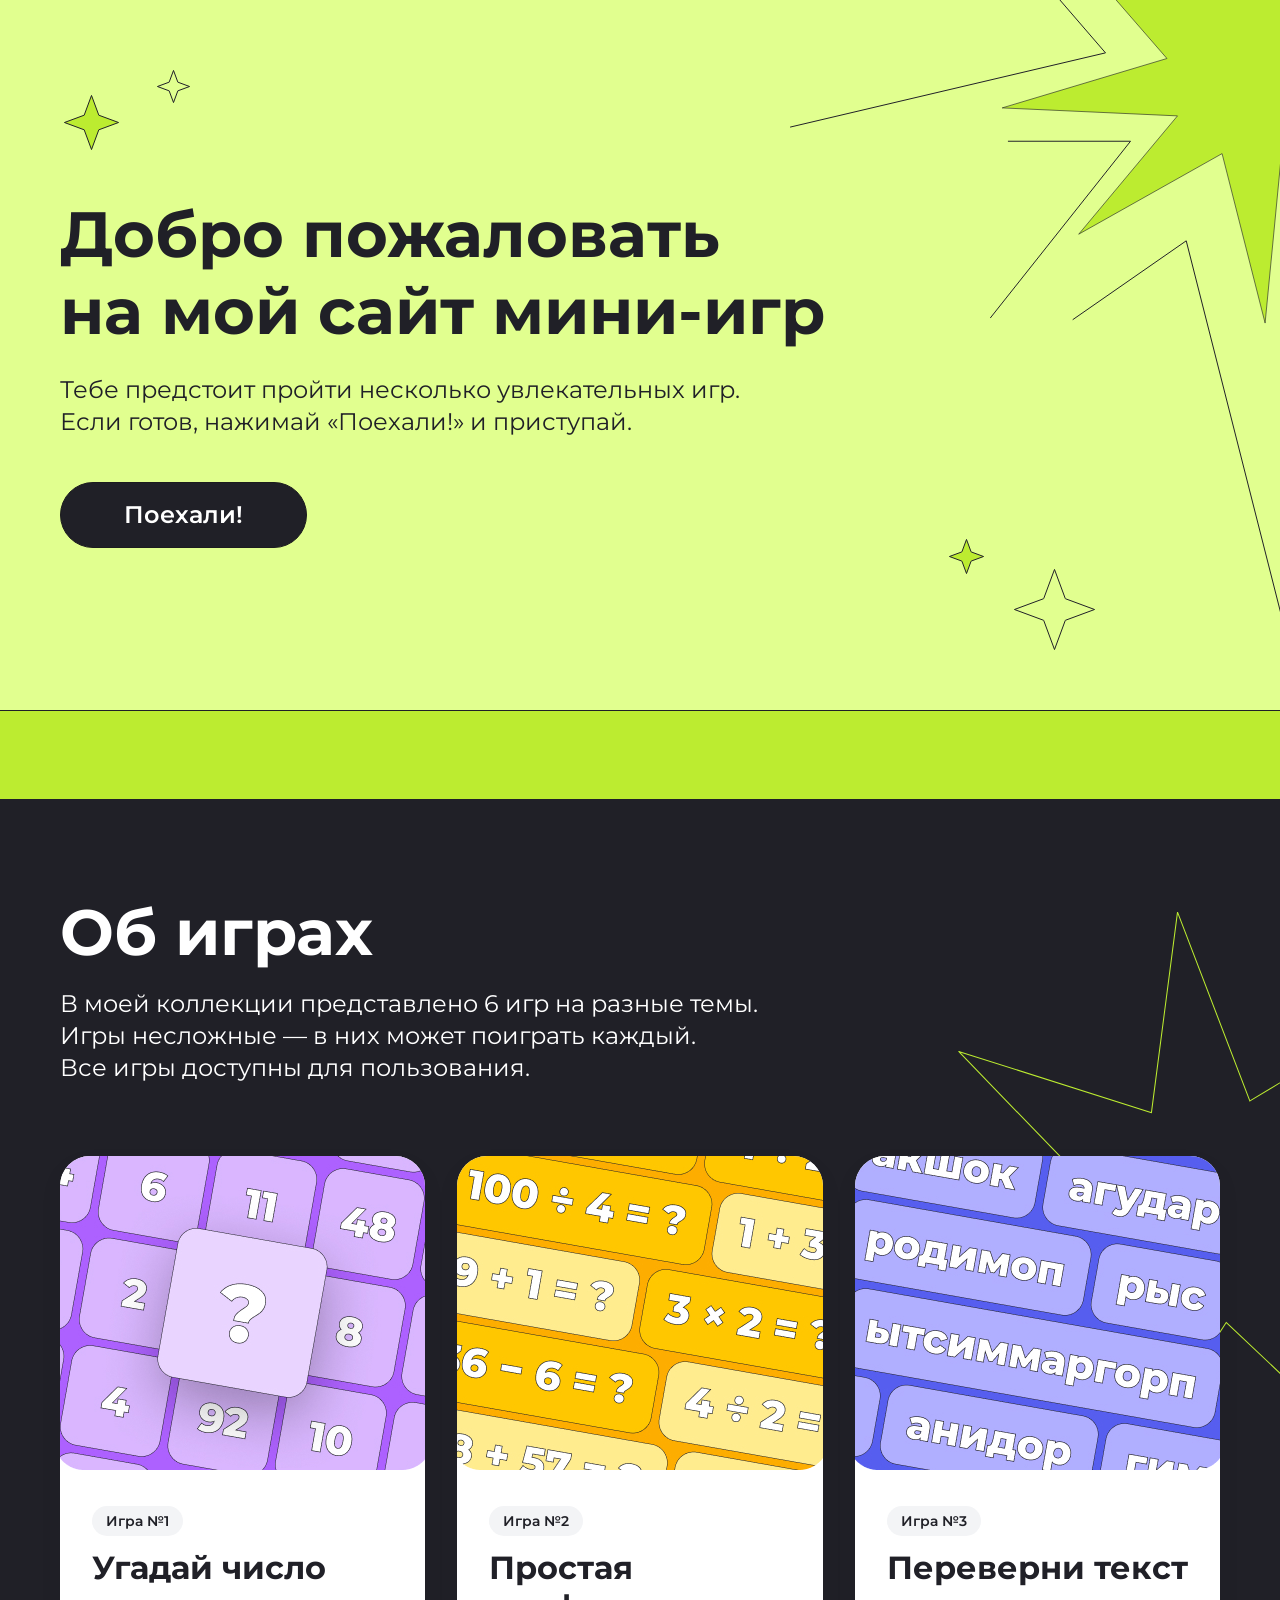
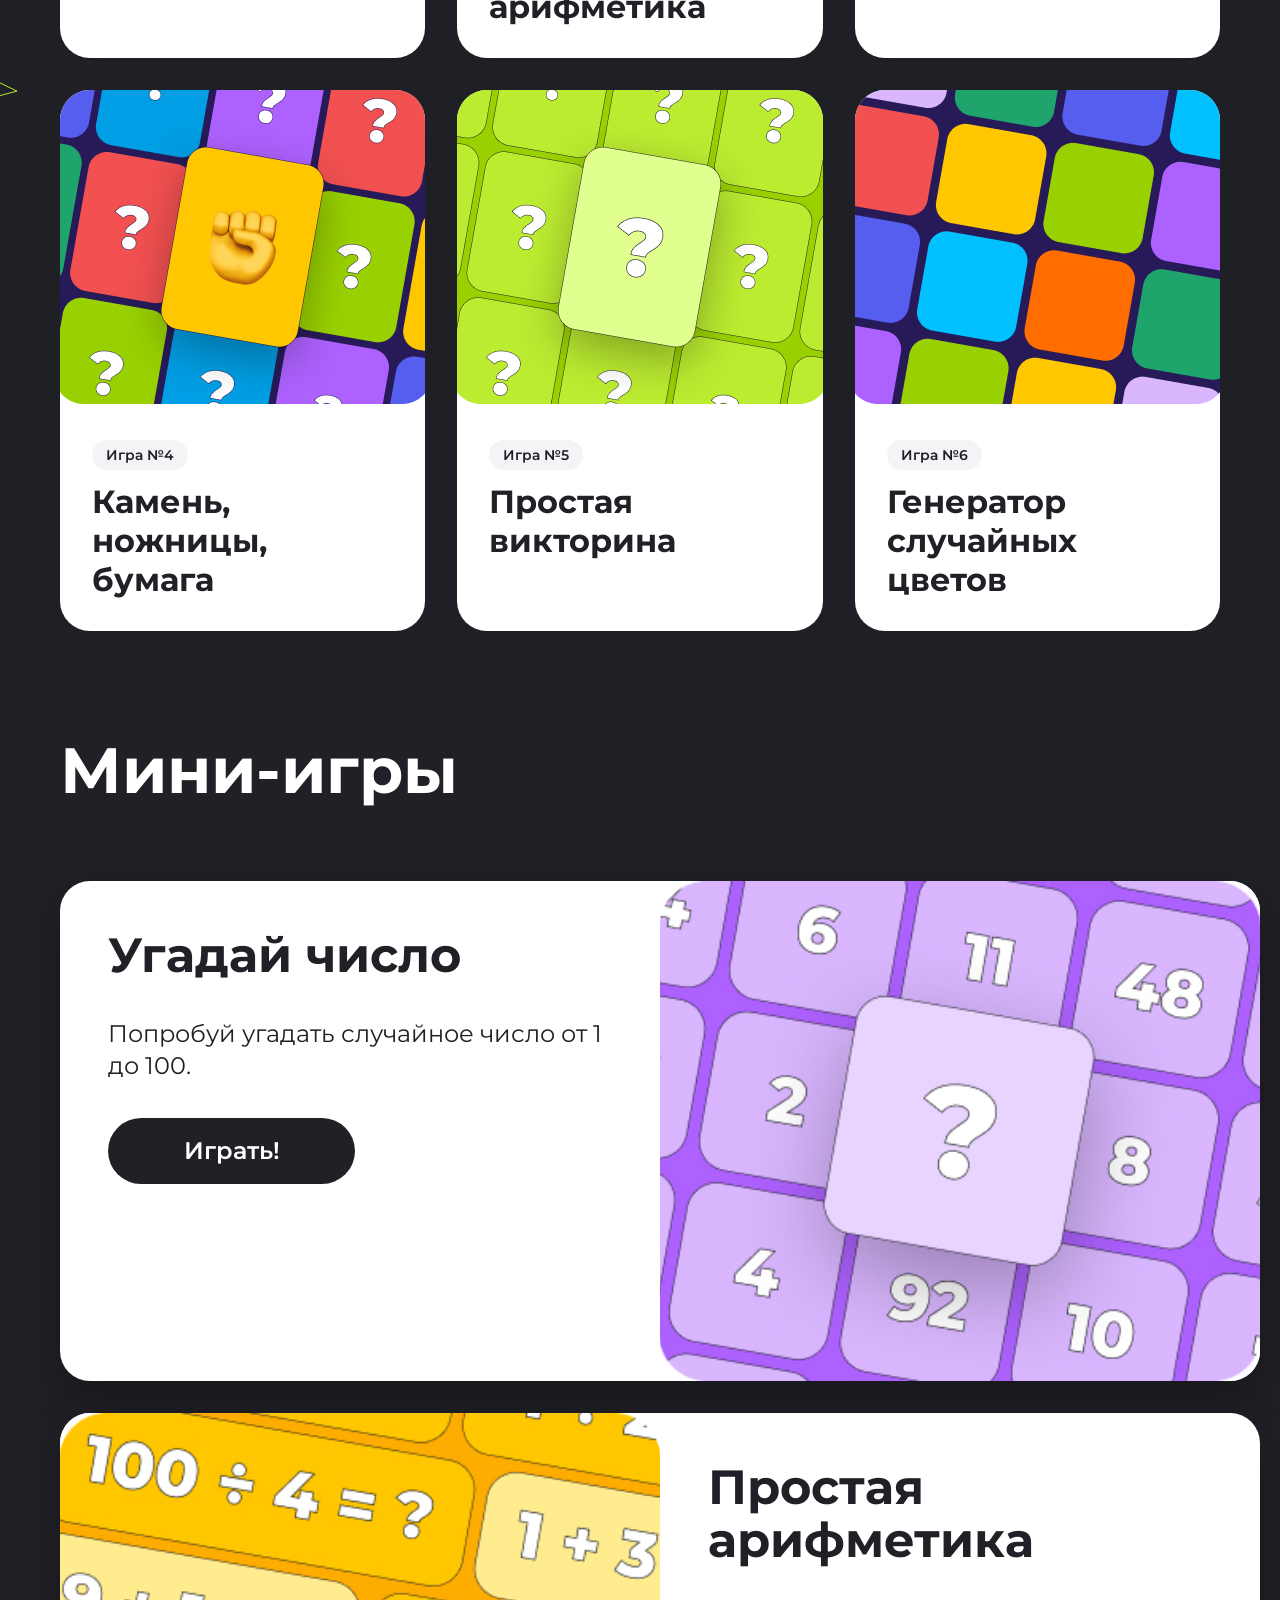
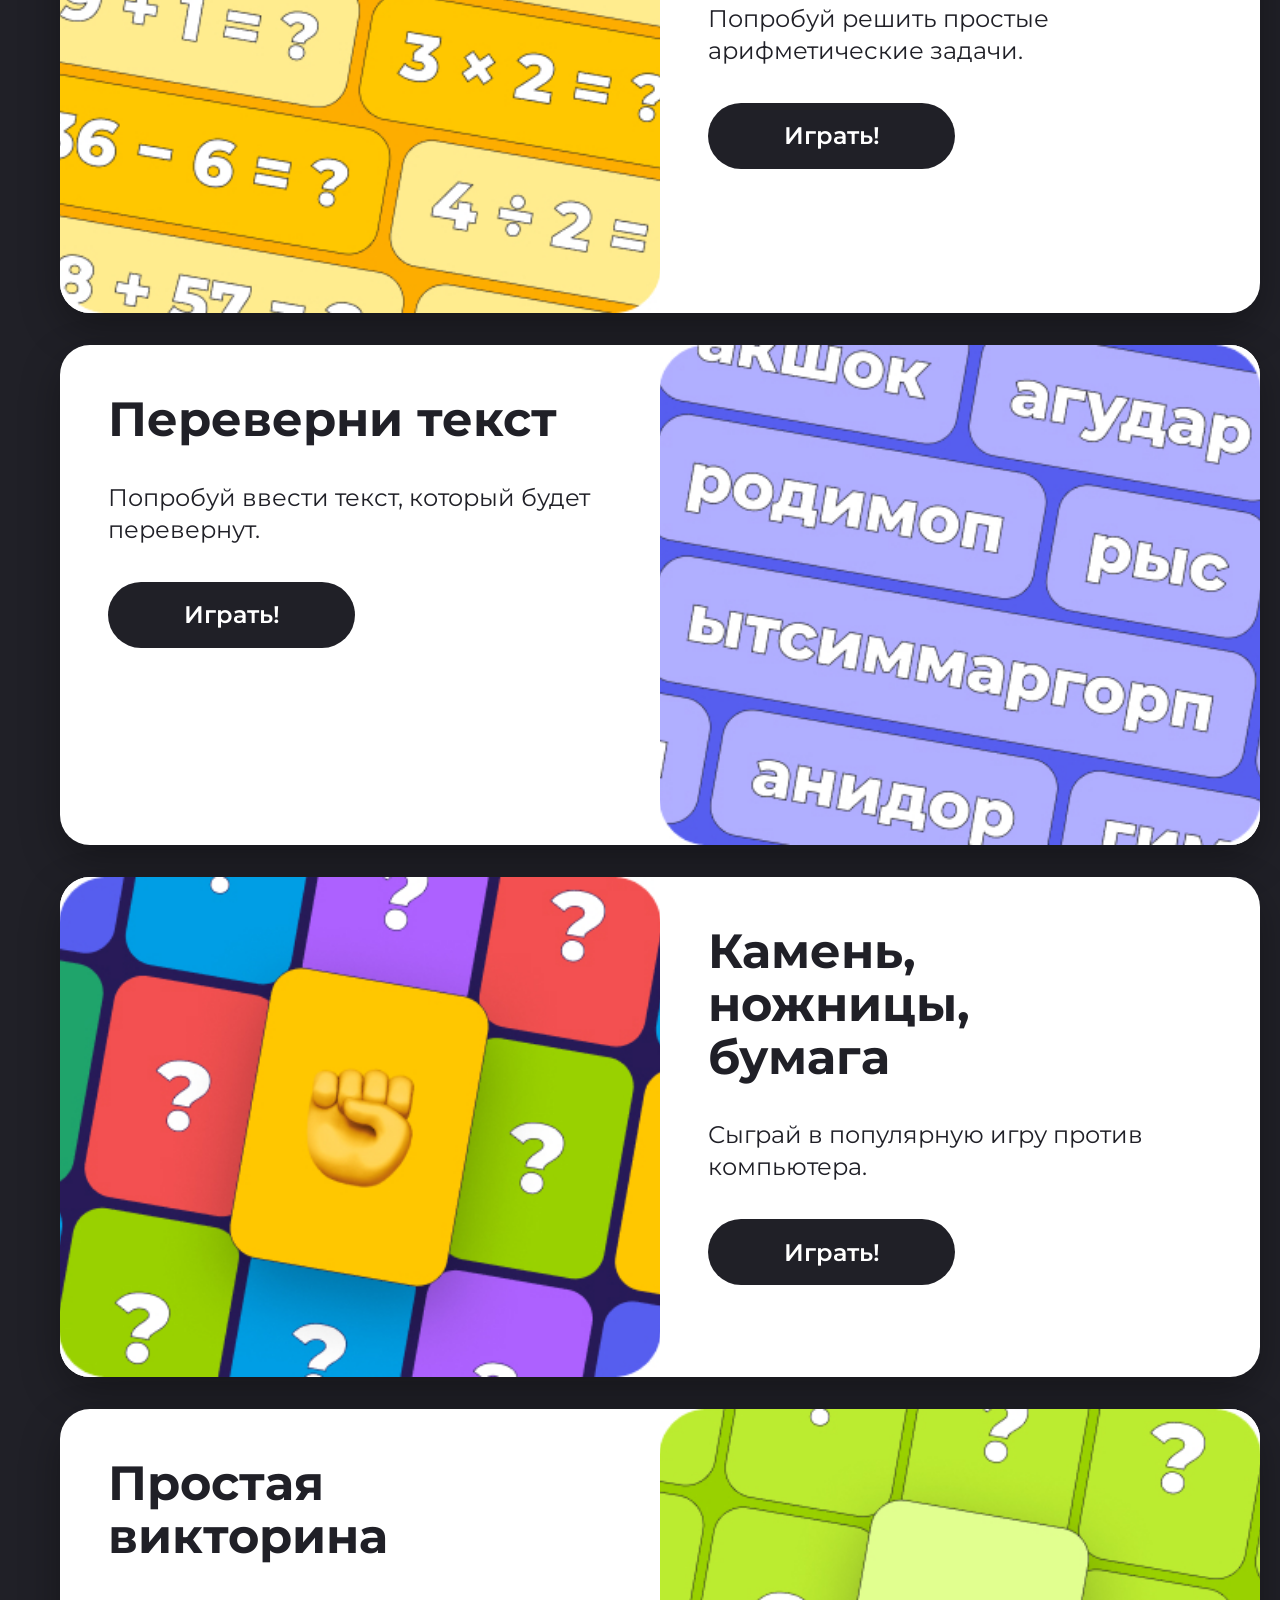
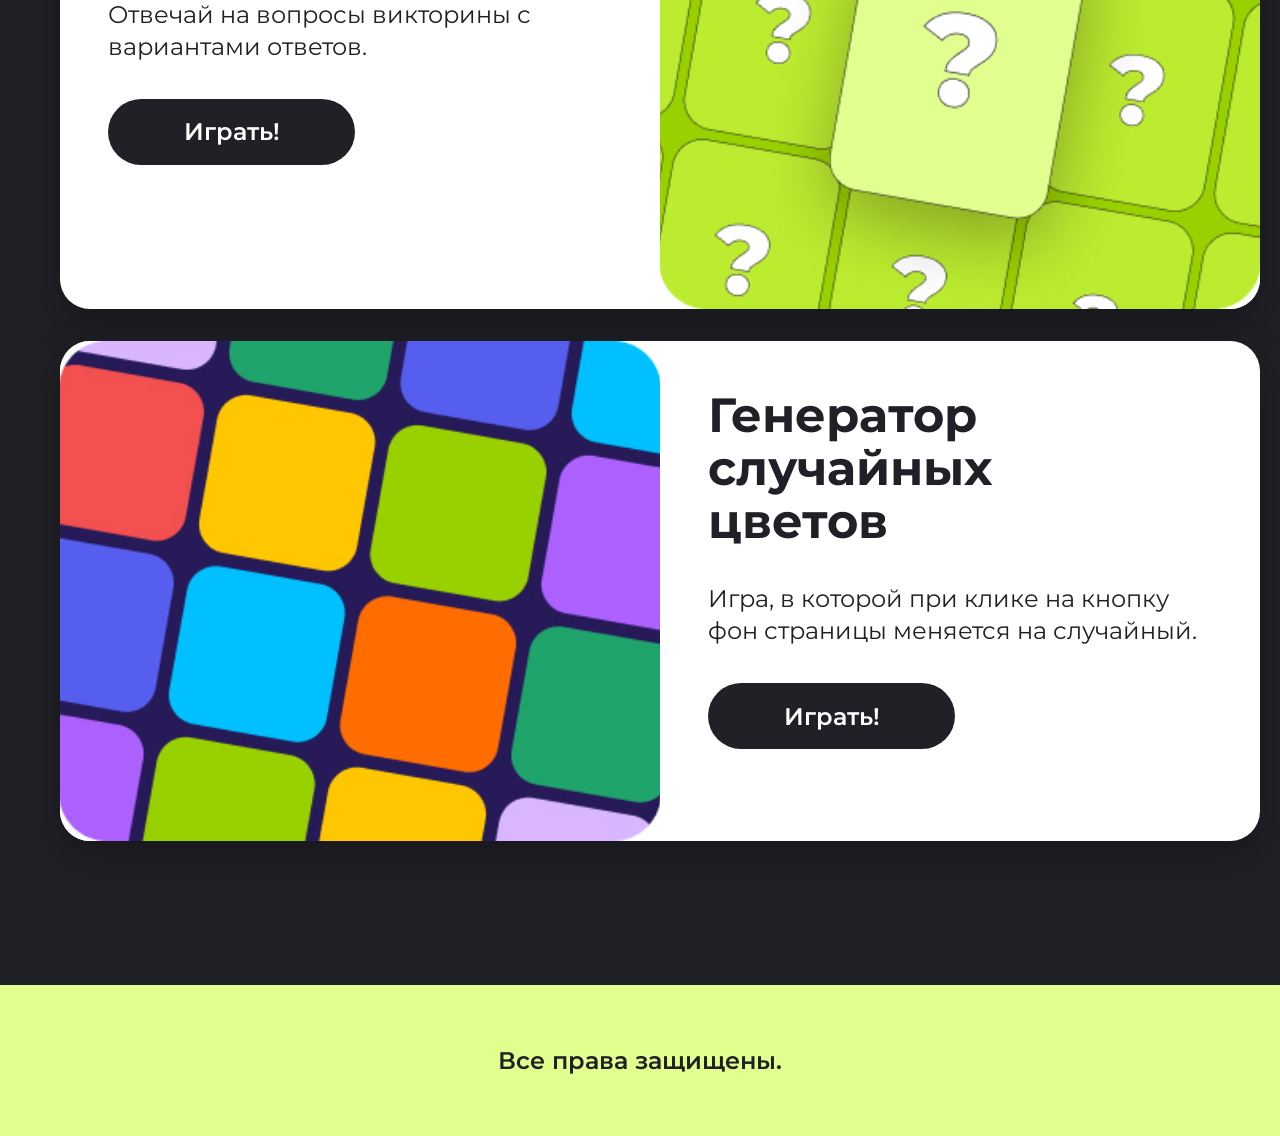
<file: index.html>
<!DOCTYPE html>
<html lang="ru">

<head>
    <meta charset="UTF-8">
    <meta name="viewport" content="width=device-width, initial-scale=1.0">
    <link rel="preconnect" href="https://fonts.googleapis.com">
    <link rel="preconnect" href="https://fonts.gstatic.com" crossorigin>
    <link href="https://fonts.googleapis.com/css2?family=Montserrat:ital,wght@0,100..900;1,100..900&display=swap"
        rel="stylesheet">
    <link rel="stylesheet" href="style.css">
    <title>Мини-игры</title>
</head>

<body>

    <header class="hero">
        <div class="hero-bg">
            <div class="star star-left-top"><img src="./img/вверхБ.svg" alt="звезда"></div>
            <div class="star star-left"><img src="./img/вверхМ.svg" alt="звезда"></div>
            <div class="star star-left-bottom"><img src="./img/низМ.svg" alt="звезда"></div>
            <div class="star star-right-small"><img src="./img/низБ.svg" alt="звезда"></div>
            <div class="star star-right-giant"><img src="./img/большая.svg" alt="звезда"></div>
            <div class="star star-bottom"><img src="./img/треугольник.svg" alt="звезда"></div>
            <div class="star star-vector"><img src="./img/вектор1.svg" alt="вектор"></div>
            <div class="star star-vector-2"><img src="./img/векторЦ.svg" alt="вектор"></div>
            <div class="star star-vector-3"><img src="./img/векторН.svg" alt="вектор"></div>
        </div>
        <div class="container">
            <div class="hero-content">
                <h1>Добро пожаловать <br> на мой сайт мини-игр</h1>
                <p>Тебе предстоит пройти несколько увлекательных игр. <br> Если готов, нажимай «Поехали!» и приступай.
                </p>
                <a href="#games-anchor" class="btn-start">Поехали!</a>
            </div>
        </div>
    </header>

    <div class="ticker">
        <div class="ticker-wrapper">
            <div class="ticker-item">Викторина</div>
            <div class="ticker-star">✦</div>
            <div class="ticker-item">Угадай число</div>
            <div class="ticker-star">✦</div>
            <div class="ticker-item">Переверни текст</div>
            <div class="ticker-star">✦</div>
            <div class="ticker-item">Простая арифметика</div>
            <div class="ticker-star">✦</div>
            <div class="ticker-item">Камень, ножницы, бумага</div>
            <div class="ticker-star">✦</div>
            <div class="ticker-item">Генератор случайных цветов</div>
            <div class="ticker-star">✦</div>
            <div class="ticker-item">Викторина</div>
            <div class="ticker-star">✦</div>
            <div class="ticker-item">Угадай число</div>
            <div class="ticker-star">✦</div>
            <div class="ticker-item">Переверни текст</div>
            <div class="ticker-star">✦</div>
            <div class="ticker-item">Простая арифметика</div>
            <div class="ticker-star">✦</div>
            <div class="ticker-item">Камень, ножницы, бумага</div>
            <div class="ticker-star">✦</div>
            <div class="ticker-item">Генератор случайных цветов</div>
            <div class="ticker-star">✦</div>
        </div>
    </div>

    <section class="about-section center">
        <div class="container">
            <div class="games-bg">
                <div class="star games-left"><img src="./img/Star11.svg" alt="звезда"></div>
                <div class="star games-top"><img src="./img/Star12.svg" alt="звезда"></div>
                <div class="star games-bottom"><img src="./img/звезда2.svg" alt="звезда"></div>
                <div class="star games-left-right"><img src="./img/Star7.svg" alt="звезда"></div>
            </div>

            <h2>Об играх</h2>
            <p class="section-desc">В моей коллекции представлено 6 игр на разные темы. <br> Игры несложные — в них
                может поиграть каждый. <br> Все игры доступны для пользования.
            </p>

            <div class="about-grid">
                <a href="#game-guess-number" class="about-card">
                    <img src="./img/Игра№1.jpg" alt="Угадай число" class="about-card-image">
                    <div class="about-card-info">
                        <span class="about-game-number">Игра №1</span>
                        <h3>Угадай число</h3>
                    </div>
                </a>

                <a href="#game-arithmetic" class="about-card">
                    <img src="./img/Игра№2.jpg" alt="Простая арифметика" class="about-card-image">
                    <div class="about-card-info">
                        <span class="about-game-number">Игра №2</span>
                        <h3>Простая арифметика</h3>
                    </div>
                </a>

                <a href="#game-reverse-text" class="about-card">
                    <img src="./img/Игра№3.jpg" alt="Переверни текст" class="about-card-image">
                    <div class="about-card-info">
                        <span class="about-game-number">Игра №3</span>
                        <h3>Переверни текст</h3>
                    </div>
                </a>

                <a href="#game-rock-paper-scissors" class="about-card">
                    <img src="./img/Игра№4.jpg" alt="Камень, ножницы, бумага" class="about-card-image">
                    <div class="about-card-info">
                        <span class="about-game-number">Игра №4</span>
                        <h3>Камень, ножницы, бумага</h3>
                    </div>
                </a>

                <a href="#game-quiz" class="about-card">
                    <img src="./img/Игра№5.jpg" alt="Простая викторина" class="about-card-image">
                    <div class="about-card-info">
                        <span class="about-game-number">Игра №5</span>
                        <h3>Простая викторина</h3>
                    </div>
                </a>

                <a href="#game-color-generator" class="about-card">
                    <img src="./img/Игра№6.jpg" alt="Генератор случайных цветов" class="about-card-image">
                    <div class="about-card-info">
                        <span class="about-game-number">Игра №6</span>
                        <h3>Генератор случайных цветов</h3>
                    </div>
                </a>
            </div>
        </div>
    </section>

    <section class="games-list-section center" id="games-anchor">
        <div class="container">
            <h2>Мини-игры</h2>

            <div class="horizontal-grid">

                <div id="game-guess-number" class="horizontal-card">
                    <div class="h-card-info">
                        <h3>Угадай число</h3>
                        <p class="h-game-desc">Попробуй угадать случайное число от 1 до 100.</p>
                        <span class="h-btn-play" onclick="startGuessNumber()">Играть!</span>
                    </div>
                    <img src="./img/Игра№1.jpg" alt="Угадай число" class="h-card-image">
                </div>

                <div id="game-arithmetic" class="horizontal-card">
                    <div class="h-card-info">
                        <h3>Простая арифметика</h3>
                        <p class="h-game-desc">Попробуй решить простые арифметические задачи.</p>
                        <span class="h-btn-play" onclick="startArithmetic()">Играть!</span>
                    </div>
                    <img src="./img/Игра№2.jpg" alt="Простая арифметика" class="h-card-image">
                </div>

                <div id="game-reverse-text" class="horizontal-card">
                    <div class="h-card-info">
                        <h3>Переверни текст</h3>
                        <p class="h-game-desc">Попробуй ввести текст, который будет перевернут.</p>
                        <span class="h-btn-play" onclick="startReverseText()">Играть!</span>
                    </div>
                    <img src="./img/Игра№3.jpg" alt="Переверни текст" class="h-card-image">
                </div>

                <div id="game-rock-paper-scissors" class="horizontal-card">
                    <div class="h-card-info">
                        <h3>Камень, <br> ножницы, <br> бумага</h3>
                        <p class="h-game-desc">Сыграй в популярную игру против компьютера.</p>
                        <span class="h-btn-play" onclick="startRockPaperScissors()">Играть!</span>
                    </div>
                    <img src="./img/Игра№4.jpg" alt="Камень, ножницы, бумага" class="h-card-image">
                </div>

                <div id="game-quiz" class="horizontal-card">
                    <div class="h-card-info">
                        <h3>Простая <br> викторина</h3>
                        <p class="h-game-desc">Отвечай на вопросы викторины с вариантами ответов.</p>
                        <span class="h-btn-play" onclick="startQuiz()">Играть!</span>
                    </div>
                    <img src="./img/Игра№5.jpg" alt="Простая викторина" class="h-card-image">
                </div>

                <div id="game-color-generator" class="horizontal-card">
                    <div class="h-card-info">
                        <h3>Генератор случайных <br> цветов</h3>
                        <p class="h-game-desc">Игра, в которой при клике на кнопку фон страницы меняется на случайный.</p>
                        <span class="h-btn-play" onclick="startColorGenerator()">Играть!</span>
                    </div>
                    <img src="./img/Игра№6.jpg" alt="Генератор случайных цветов" class="h-card-image">
                </div>

            </div>
        </div>
    </section>

    <footer class="footer center">
        <p>Все права защищены.</p>
    </footer>

    <script src="script.js"></script>

</body>

</html>
</file>
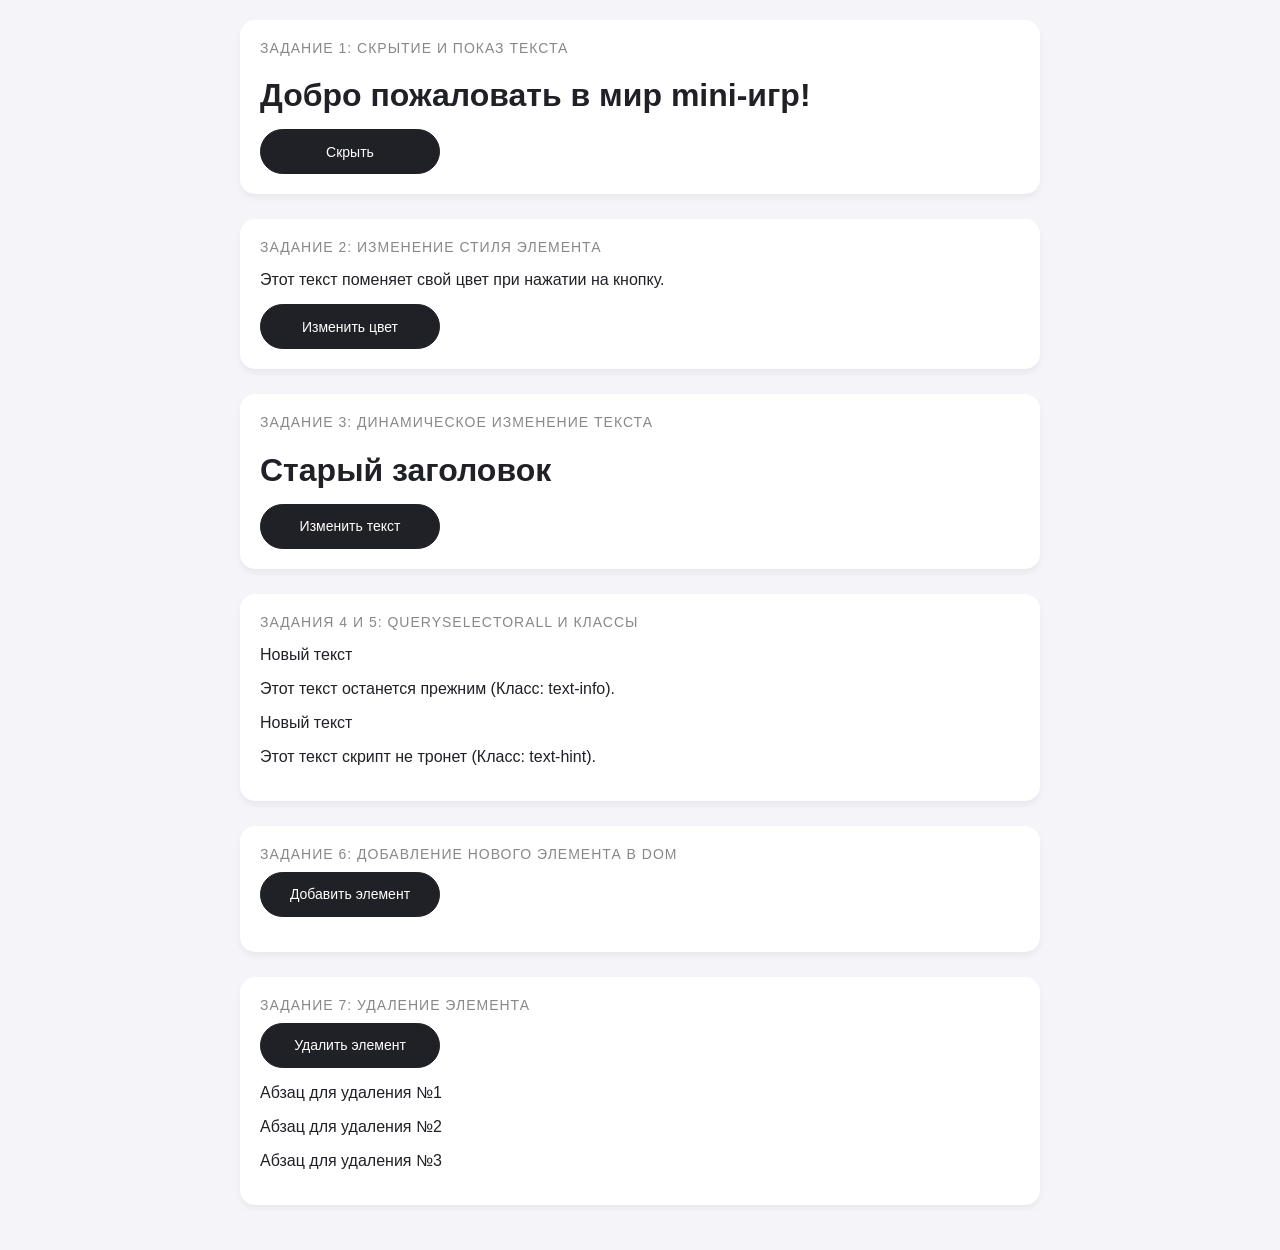
<file: домашнее задание до 25.08/index.html>
<!DOCTYPE html>
<html lang="en">
<head>
    <meta charset="UTF-8">
    <meta name="viewport" content="width=device-width, initial-scale=1.0">
    <title>Document</title>
    <link rel="stylesheet" href="style.css">
</head>
<body>

    <div class="task-box">
        <div class="task-title">Задание 1: Скрытие и показ текста</div>
        <h1 id="main-title">Добро пожаловать в мир mini-игр!</h1>
        <button id="toggle-btn" class="h-btn-play">Скрыть</button>
    </div>

    <div class="task-box">
        <div class="task-title">Задание 2: Изменение стиля элемента</div>
        <p id="text-paragraph">Этот текст поменяет свой цвет при нажатии на кнопку.</p>
        <button id="color-btn" class="h-btn-play">Изменить цвет</button>
    </div>

    <div class="task-box">
        <div class="task-title">Задание 3: Динамическое изменение текста</div>
        <h1 id="dynamic-title">Старый заголовок</h1>
        <button id="change-text-btn" class="h-btn-play">Изменить текст</button>
    </div>

    <div class="task-box">
        <div class="task-title">Задания 4 и 5: querySelectorAll и Классы</div>
        <p class="description">Этот текст изменится (Класс: description).</p>
        <p class="text-info">Этот текст останется прежним (Класс: text-info).</p>
        <p class="description">И этот текст тоже изменится (Класс: description).</p>
        <p class="text-hint">Этот текст скрипт не тронет (Класс: text-hint).</p>
    </div>

    <div class="task-box">
        <div class="task-title">Задание 6: Добавление нового элемента в DOM</div>
        <button id="add-elem-btn" class="h-btn-play">Добавить элемент</button>
        <div id="elements-container" style="margin-top: 15px;"></div>
    </div>

    <div class="task-box">
        <div class="task-title">Задание 7: Удаление элемента</div>
        <button id="remove-elem-btn" class="h-btn-play">Удалить элемент</button>
        <div style="margin-top: 15px;">
            <p class="description-remove">Абзац для удаления №1</p>
            <p class="description-remove">Абзац для удаления №2</p>
            <p class="description-remove">Абзац для удаления №3</p>
        </div>
    </div>

    <script src="script.js" defer></script>
    
</body>
</html>
</file>
<file: style.css>
* {
    margin: 0;
    padding: 0;
    box-sizing: border-box;
    font-family: 'Montserrat', sans-serif;
}

html {
    scroll-behavior: smooth;
}

.center {
    padding-left: calc(50% - 600px);
    padding-right: calc(50% - 600px);
}

html,
body {
    min-height: 100vh;
}

body {
    background-color: #202027;
    color: #ffffff;
    display: flex;
    flex-direction: column;
    overflow-x: hidden;
    transition: background-color 0.5s ease; 
}

.container {
    max-width: 1200px;
    margin: 0 auto;
    position: relative;
    width: 100%;
    padding-left: 20px;
    padding-right: 20px;
}

.hero {
    height: 710px; 
    position: relative;
    background-color: #E1FF8F;
    color: #202027;
    display: flex;
    align-items: flex-start; 
    overflow: hidden;
}

.hero-bg {
    position: absolute;
    top: 0;
    left: 0;
    width: 100%; 
    height: 100%;
    pointer-events: none;
    z-index: 1;
}

.star {
    position: absolute;
}

.star img {
    width: 100%;
    height: 100%;
    display: block;
}

.star-left-top {
    width: 57px;
    height: 57px;
    top: 94px;
    left: 63px;
}

.star-left {
    width: 35px;
    height: 35px;
    top: 69px;
    left: 156px;
}

.star-left-bottom {
    width: 37px;
    height: 37px;
    top: 538px;
    left: 948px;
}

.star-right-small {
    width: 83px;
    height: 83px;
    top: 568px;
    left: 1013px;
}

.star-right-giant {
    position: absolute;
    width: 325px;     
    height: 325px;      
    top: 0;            
    right: -10px;           
    left: auto;         
    z-index: 5;
}

.star-bottom {
    width: 80px;
    height: 126px;
    top: 468px;
    left: 1350px;
}

.star-vector {
    width: 317px;
    height: 163px;
    top: -30px;
    right: 173px; 
    left: auto;
    z-index: 2;
}

.star-vector-2 {
    width: 142px;
    height: 179px;
    top: 140px;
    right: 148px; 
    left: auto;
    z-index: 3;
}

.star-vector-3 {
    width: 220px;
    height: 418px;
    top: 240px;
    right: -10px; 
    left: auto;
    z-index: 4;
}

.hero-content {
    position: relative;
    z-index: 10;
    max-width: 769px;
    display: flex;
    flex-direction: column;
    gap: 24px;
    padding-top: 196px; 
    text-align: left;
    align-items: flex-start;
}

.hero h1 {
    font-weight: 700;
    font-size: 64px;
    line-height: 1.2;
    color: #202027;
}

.hero p {
    font-weight: 400;
    font-size: 24px;
    line-height: 32px;
    color: #202027;
}

.btn-start {
    margin-top: 20px;
    width: 247px;
    height: 66px;
    border: 1px solid #1c1c1e;
    border-radius: 60px;
    display: inline-flex;
    justify-content: center;
    align-items: center;
    background-color: #202027;
    color: #ffffff;
    cursor: pointer;
    text-decoration: none;
    font-size: 24px;
    font-weight: 600;
    transition: background 0.3s ease, transform 0.2s ease, color 0.3s ease;
}

.btn-start:hover {
    background-color: #ffffff;
    color: #202027;
    border-color: #ffffff;
    transform: scale(1.03);
    border: 1px solid #202027 !important;
}

.ticker {
    height: 90px;
    position: relative;
    display: flex;
    align-items: center;
    background-color: #BCEC30;
    color: #202027;
    overflow: hidden;
    white-space: nowrap;
    border-top: 1px solid #202027;
    border-bottom: 1px solid #202027;
    z-index: 20; 
}

.ticker-wrapper {
    display: inline-block;
    padding-left: 100%;
    animation: ticker-move 30s linear infinite;
}

@keyframes ticker-move {
    0% {
        transform: translate3d(0, 0, 0);
    }

    100% {
        transform: translate3d(-100%, 0, 0);
    }
}

.ticker-item,
.ticker-star {
    font-weight: 700;
    font-size: 30px;
    line-height: 110%;
    letter-spacing: 0.04em;
    text-transform: uppercase;
    display: inline-block;
    margin-right: 20px;
}

.ticker-star {
    color: #202027;
}


.about-section {
    position: relative;
    background-color: #202027;
    color: #202027;
    padding: 100px 0;
    overflow: hidden;
}

.about-section h2 {
    font-size: 64px;
    font-weight: 700;
    line-height: 100%;
    color: #FFFFFF;
    margin-bottom: 24px;
    text-align: left;
}

.section-desc {
    font-size: 24px;
    line-height: 32px;
    color: #FFFFFF;
    text-align: left;
    margin-left: 0;
    max-width: 800px;
    margin-bottom: 72px;
}

.games-bg {
    position: absolute;
    top: 0;
    left: 0;
    width: 100%;
    height: 100%;
    pointer-events: none;
    z-index: 1;
}

.games-left {
    width: 31px;
    height: 31px;
    top: 700px;
    left: -100px;
}

.games-top {
    width: 54px;
    height: 54px;
    top: 762px;
    left: -75px;
}

.games-bottom {
    position: absolute;
    width: 584px;
    height: 584px;
    top: 10px;
    left: 833px;
    opacity: 1;
    transform: rotate(6.77 deg);
    z-index: 1;
}

.games-left-right {
    width: 35.14553881609929;
    height: 35.14553881609929;
    top: 1550px;
    left: 1170px;
    border-width: 1px;
    transform: rotate(-7.08 deg);
}


.about-grid {
    display: grid;
    grid-template-columns: repeat(3, 1fr);
    gap: 32px;
}

.about-card {
    background-color: #ffffff;
    border-radius: 30px;
    display: flex;
    flex-direction: column;
    overflow: hidden;
    box-shadow: 0 10px 25px rgba(0, 0, 0, 0.05);
    position: relative;
    z-index: 5;
    transition: transform 0.3s ease-in-out;
}

.about-card:hover {
    transform: scale(1.05);
}

.about-card {
    text-decoration: none;
    color: inherit;
    display: block;
}

.about-card-image {
    width: 100%;
    height: 314px;
    object-fit: cover;
}

.about-card-info {
    padding: 32px;
    display: flex;
    flex-direction: column;
    gap: 12px;
}

.about-game-number {
    font-size: 14px;
    font-weight: 600;
    color: #202027;
    background-color: #f3f4f6;
    padding: 6px 14px;
    border-radius: 30px;
    align-self: flex-start;
}

.about-card-info h3 {
    font-size: 32px;
    font-weight: 700;
    color: #202027;
}

.games-list-section {
    background-color: #202027;
    color: #ffffff;
}

.games-list-section h2 {
    margin-bottom: 72px;
    font-size: 64px;
    font-weight: 700;
    text-align: left;
    color: #FFFFFF;
}

.horizontal-grid {
    display: flex;
    flex-direction: column;
    gap: 32px;
}

.horizontal-card {
    background-color: #FFFFFF;
    border-radius: 30px;
    display: flex;
    flex-direction: row;
    overflow: hidden;
    text-decoration: none;
    width: 1200px;
    height: 500px;
    transform: rotate(0deg);
    opacity: 1;
    box-shadow: 0 15px 40px rgba(0, 0, 0, 0.3);
    transition: transform 0.3s ease;
}

.horizontal-card:hover {
    transform: translateY(-5px);
}

.horizontal-card:nth-child(even) {
    flex-direction: row-reverse;
}

.h-card-info,
.h-card-image {
    flex: 1;
    width: 50%;
}

.h-card-image {
    height: 100%;
    object-fit: cover;
}

.h-card-info {
    display: flex;
    flex-direction: column;
    justify-content: flex-start;
    align-items: flex-start;
    gap: 36px;
    width: 550px; 
    margin-left: 48px;
    margin-top: 48px;
}

.h-card-info h3 {
    color: #202027;
    font-size: 48px;
    font-weight: 700;
    line-height: 110%;
    margin: 0;
    white-space: normal; 
    word-break: keep-all; 
    white-space: normal !important; 
}

.h-game-desc {
    color: #202027;
    font-size: 24px;
    line-height: 32px;
    margin: 0;
    width: 100%; 
    max-width: 500px; 
    height: 64px; 
}

.h-btn-play {
    width: 247px;
    height: 66px;
    opacity: 1;
    border-radius: 60px;
    padding: 16px 28px;
    box-sizing: border-box;
    background: #202027;
    color: #ffffff;
    display: inline-flex;
    justify-content: center;
    align-items: center;
    text-decoration: none;
    cursor: pointer;
    font-size: 24px; 
    font-weight: 600;
    transition: background-color 0.3s ease, color 0.3s ease, border-color 0.3s ease;
}

.h-btn-play:hover {
    background-color: #FFFFFF !important;
    color: #202027 !important;
    border: 1px solid #202027 !important;
}


.footer {
    background-color: #E1FF8F;
    padding: 61px 60px;
    text-align: center;
    margin-top: 144px;
}

.footer p {
    color: #202027;
    font-size: 24px;
    font-weight: 600;
}

@media (max-width: 768px) {

    .about-section {
        display: none;
    }

   .hero {
        height: auto !important; 
        min-height: 640px;
        padding: 60px 0;
        margin: 0;
        display: flex;
 
        align-items: center;
        justify-content: center;
        position: relative;
        overflow: hidden;
    }

    .hero-content {
        max-width: 343px;
        width: 100%;
        text-align: center;
        display: flex;
        flex-direction: column;
        align-items: center;
        gap: 36px;
        margin: 0 auto !important;
        padding-top: 0 !important; 
    }

    .hero h1 {
        font-size: 40px;
        line-height: 110%;
    }

    .hero p {
        font-size: 16px;
        line-height: 1.5;
        font-weight: 400;
        color: #202027;
    }

    .hero h1 br,
    .hero p br {
        display: none;
    }


    .btn-start {
        width: 285px;
        height: 55px;
        opacity: 1;
        gap: 10px;
        border-radius: 60px;
        border: 1px solid currentColor;
        padding: 16px 28px;
        transform: rotate(0deg);
        box-sizing: border-box;
        display: inline-flex;
        justify-content: center;
        align-items: center;
        font-size: 16px;
    }

    .hero-bg {
        opacity: 1;
    }

    .star-left-top,
    .star-left,
    .star-left-bottom,
    .star-right-small,
    .star-bottom {
        display: block !important;
    }

    .star-left-top {
        width: 21px;
        height: 21px;
        top: 64px;
        left: 92px;
    }

    .star-left {
        width: 35px;
        height: 35px;
        top: 97px;
        left: 38px;
    }

    .star-right-giant {
        width: 180px;
        height: auto;
        top: -15px;
        right: -15px;
        left: auto;
    }

    .star-left-bottom {
        width: 28px;
        height: 28px;
        bottom: 90px;
        right: 90px;
        left: auto;
        top: auto;
    }

    .star-right-small {
        width: 39px;
        height: 41px;
        bottom: 50px;
        right: 34px;
        left: auto;
        top: auto;
    }

    .star-bottom,
    .star-vector,
    .star-vector-2,
    .star-vector-3,
    .star games-left-right {
        display: none !important;
    }

    .ticker {
        width: 100vw;
        margin-left: 0;
        height: 51px;
        border-top: 0.54px solid #1a1a1a;
        border-bottom: 0.54px solid #1a1a1a;
        opacity: 1;
        transform: rotate(0deg);
        padding-top: 16px;
        padding-right: 24px;
        padding-bottom: 16px;
        padding-left: 24px;
        gap: 6px;
        position: relative;
        display: flex;
        align-items: center;
        background-color: #BCEC30;
        color: #202027;
        overflow: hidden;
        white-space: nowrap;
    }

    .ticker-item,
    .ticker-star {
        font-size: 18px;
        line-height: 100%;
    }

    .hero h1 br,
    .hero p br {
        display: none;
    }


    .star-right-giant {
        width: 160px;
        height: auto;
    }

    .section-desc br {
        display: none;
    }

    .games-bg {
        display: none;
    }

    .games-list-section h2 {
        font-weight: 700;
        font-style: Bold;
        font-size: 40px;
        line-height: 100%;
        letter-spacing: 0px;
        margin-top: 48px;
        margin-bottom: 48px;
        margin-left: 16px;
    }

    .horizontal-grid {
        display: flex;
        flex-direction: column;
        align-items: center;
        gap: 24px;
    }

    .horizontal-card,
    .horizontal-card:nth-child(even) {
        flex-direction: column-reverse;
        width: 343px;
        height: 627px;
        transform: rotate(0deg);
        opacity: 1;
        border-radius: 30px;
        background-color: #FFFFFF;
        overflow: hidden;
        text-decoration: none;
        box-shadow: 0 10px 30px rgba(0, 0, 0, 0.2);
    }

    .h-card-info,
    .h-card-image {
        width: 100%;
    }

    .h-card-image {
        height: 350px;
        object-fit: cover;
        width: 343px;
        opacity: 1;
        border-radius: 30px;

    }

    .h-card-info {
        height: calc(627px - 350px);
        display: flex;
        flex-direction: column;
        justify-content: space-between;
        align-items: flex-start;
        margin-left: 0%;
        padding: 24px;
        margin-top: 29px;
        gap: 16px;
    }

    .h-card-info h3 {
        color: #202027;
        font-size: 32px;
        font-weight: 700;
    }

    .h-game-desc {
        color: #202027;
        font-size: 16px;
        line-height: 1.5;
        max-width: 100%;
        margin: 0;
    }

    .h-btn-play {
        display: inline-flex !important;
        flex-shrink: 0;
        align-self: center;
        justify-content: center;
        align-items: center;
        text-align: center;
        background-color: #202027;
        color: #FFFFFF;
        width: 285px !important;
        height: 55px !important;
        box-sizing: border-box;
        border: 1px solid currentColor;
        opacity: 1;
        gap: 10px;
        border-radius: 60px;
        padding: 16px 28px;
        font-size: 16px;
    }

    .footer {
        width: 100% !important;        
        max-width: 375px !important;  
        height: 100px !important;      
        margin-left: auto !important;
        margin-right: auto !important;
        background-color: #E1FF8F;
        margin-top: 48px !important; 
        display: flex !important;
        justify-content: center !important;
        align-items: center !important;
        padding: 0 20px !important;
    }

    .footer p {
        font-weight: 600; 
        font-size: 16px;
        line-height: 100%;
        letter-spacing: 0px;
        text-align: center;
        color: #202027;
        margin: 0 !important; 
    }

}
</file>
<file: домашнее задание до 25.08/style.css>
body {
    font-family: Arial, sans-serif;
    background-color: #f4f4f9;
    color: #202027;
    padding: 20px;
    max-width: 800px;
    margin: 0 auto;
}

.task-box {
    background-color: #ffffff;
    border-radius: 15px;
    padding: 20px;
    margin-bottom: 25px;
    box-shadow: 0 4px 6px rgba(0, 0, 0, 0.05);
}

.task-title {
    font-size: 14px;
    color: #888888;
    text-transform: uppercase;
    letter-spacing: 1px;
    margin-bottom: 10px;
}

.h-btn-play {
    display: inline-flex;
    justify-content: center;
    align-items: center;
    background-color: #202027;
    color: #FFFFFF;
    width: 180px;
    height: 45px;
    border: 1px solid #202027;
    border-radius: 60px;
    cursor: pointer;
    font-size: 14px;
    transition: background-color 0.3s ease, color 0.3s ease;
}

.h-btn-play:hover {
    background-color: #FFFFFF;
    color: #202027;
}

p, h1 {
    margin-bottom: 15px;
}
</file>
